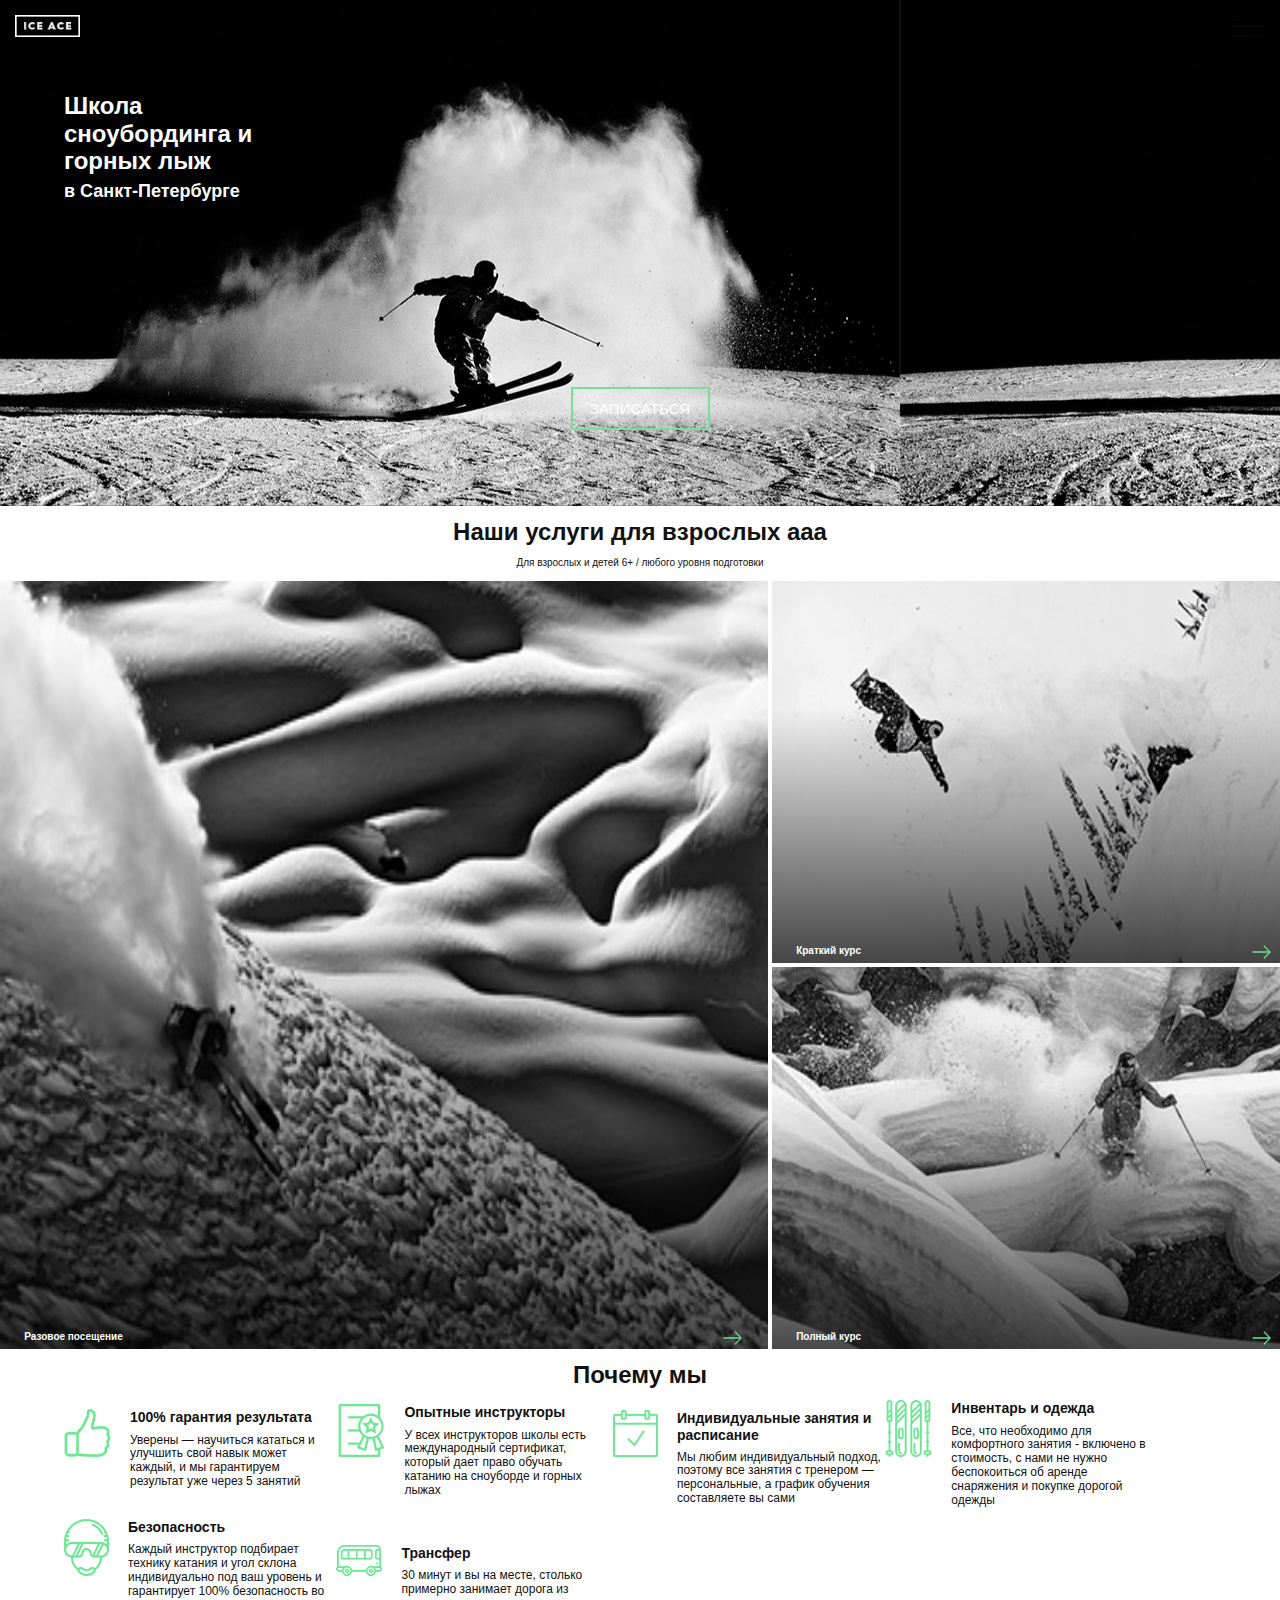
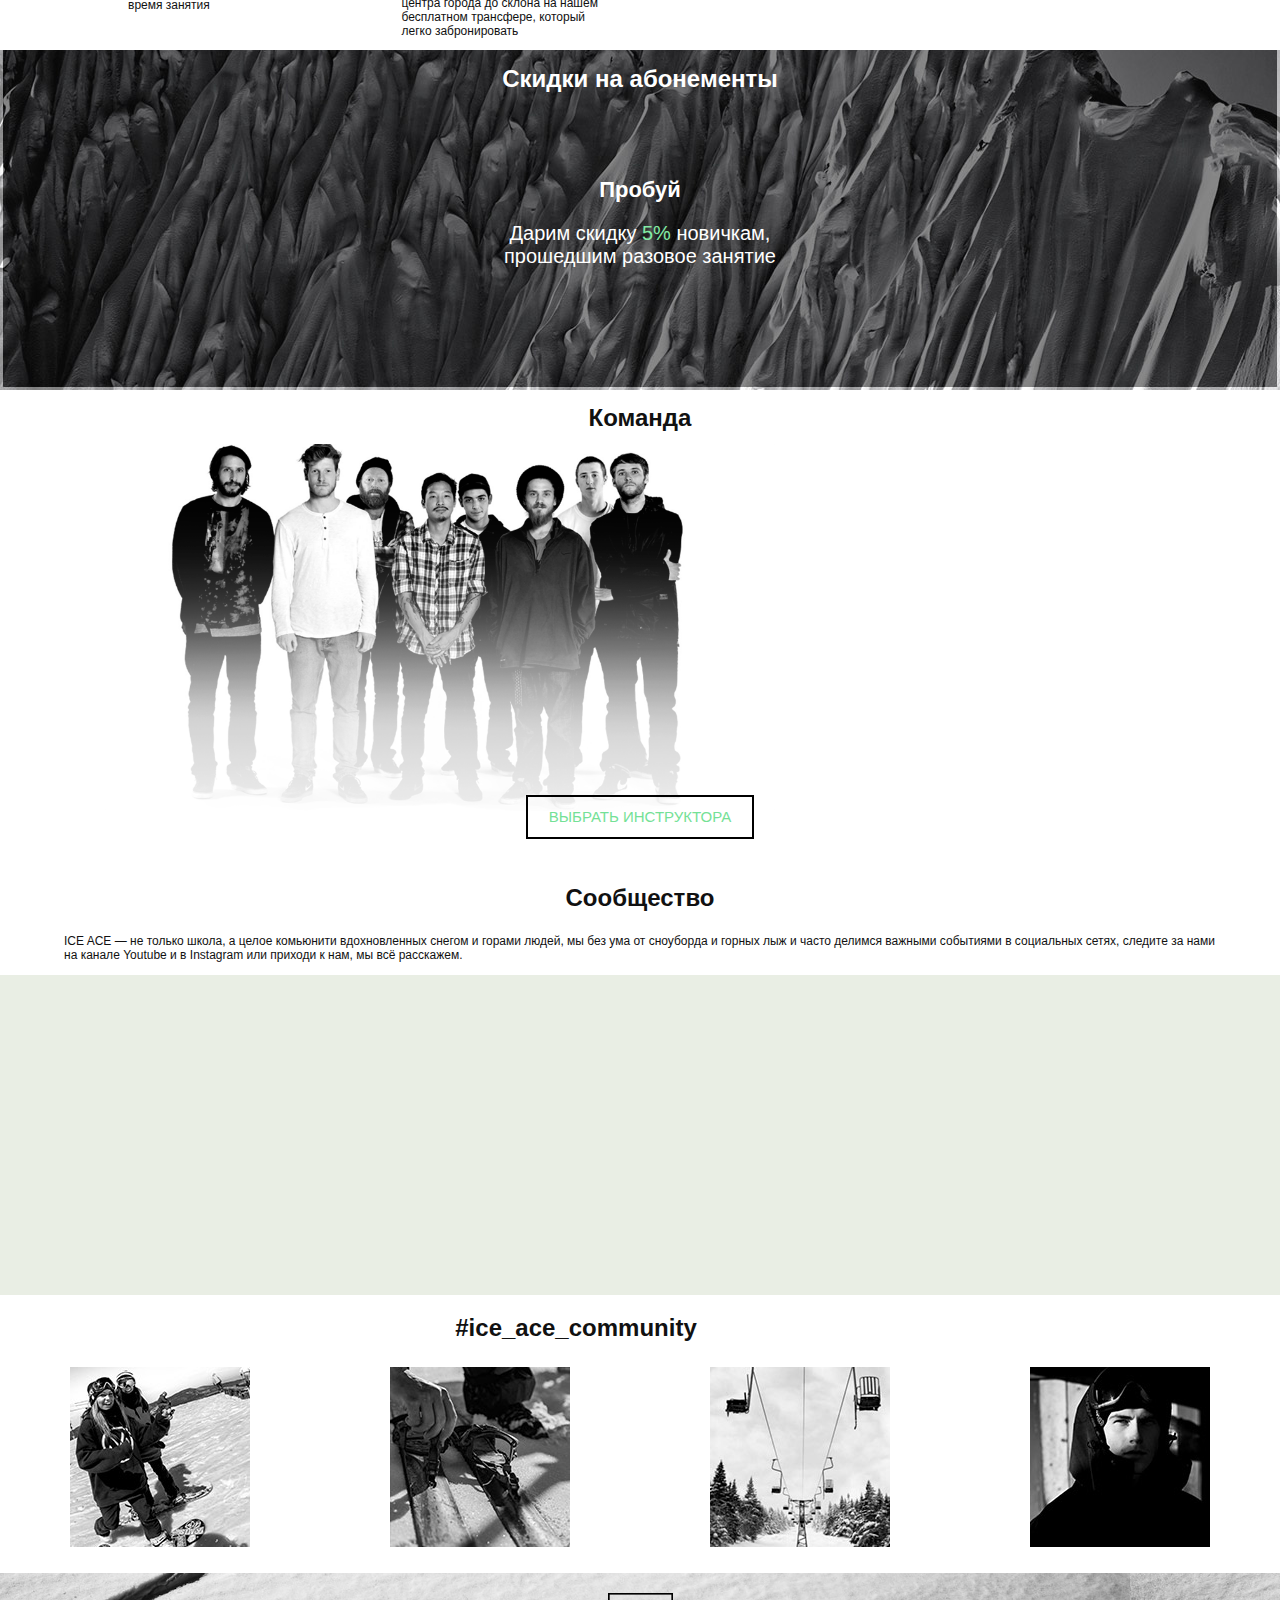
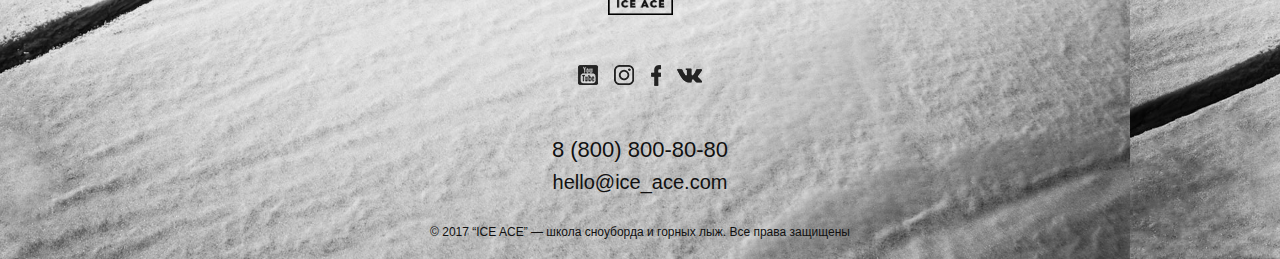
<file: index.html>
<!DOCTYPE html>
<html lang="ru">
<head>
  <meta charset="UTF-8">
  <meta name="viewport" content="width=device-width, initial-scale=1">
  <title>Ice_ace</title>
  <link rel="stylesheet" href="css/normalize.css">
  <link rel="stylesheet" href="css/style_temp.css">
</head>
<body>
  <div class="promo">
    <div class="promo__container">
      <h1>Школа сноубординга и горных лыж<br><span>в Санкт-Петербурге</span></h1>
    </div>
    <a href="#" class="btn btn--top-mobile">Записаться</a>
  </div>

  <header>
    <div class="header">
      <div class="logo logo--invert">
        <a href="#">
          <img src="images/logo.png" alt="logo" class='logo__img'>
        </a>
      </div>
      <div class="header-nav">
        <nav class="main-nav">
          <ul class="main-nav__list">
            <li><a href="schedule.html" class="main-nav__item">Расписание</a></li>
            <li><a href="instructors.html" class="main-nav__item">Инструкторы</a></li>
            <li><a href="#" class="main-nav__item">Стоимость</a></li>
            <li><a href="#" class="main-nav__item">Как добраться</a></li>
          </ul>
          <div class="logo-dMenu">
            <a href="#">
            <img src="images/logo-border-none.png" alt="logo">
          </a>
          </div>
          <ul class="social social-header">
            <li class="social__item">
              <a href="#" class="social__links-yt"></a>
            </li>
            <li class="social__item">
              <a href="#" class="social__links-in"></a>
            </li>
            <li class="social__item">
              <a href="#" class="social__links-fb"></a>
            </li>
            <li class="social__item">
              <a href="#" class="social__links-vk"></a>
            </li>
          </ul>

          <!-- TODO: Див вокруг ссылки не нужен -->
        <div class="header__contacts">
          <a href="tel:88007654749" class="phone-link">8 (800) 800-80-80</a>
          <a href="mailto:hello@ice_ace.com" class="mail-link">hello@ice_ace.com</a>
          <a href="#" class="btn btn--center">Записаться</a>
        </div>

        </nav>
      </div>
      <a href="#" class="main-nav__ico">
          <div class="nav-burger"></div>
      </a>
    </div>
  </header>

  <main>
    <section class="services">
      <!-- TODO:  services и container выполняют одну и ту же функцию. Выбери что то одно-->
        <h2 class="services__title">Наши услуги для взрослых ааа</h2>
        <h3 class="services__descr">Для взрослых и детей 6+ / любого уровня подготовки </h3>

        <div class="services-content">

          <article class="service__article service__article--float-left">
            <!-- TODO: Див вокруг картинки не нужен -->
            <div class="service__photo">
             <img src="images/service_img-1.jpg" alt="">
             <div class="service__photo--grad"></div>
             <div class="service__photo-links">
                <span class="services__subtitle">Разовое посещение</span>
                <a href="#" class='service_more'></a>
              </div>
            </div>

            <div class="service__info">
              <span class="services__subtitle">Разовое посещение</span>
              <p>Впервые здесь? Тогда эта возможность точно для вас. Приходите на разовое занятие
                и проникнетесь атмосферой школы, познакомитесь с инструкторами и узнаете
                о том, как проходит обучение. После занятия мы определим ваш уровень и прикинем план занятий</p>
              <div class="service__links">
                <span class="services__time">3 часа</span>
                <a href="#" class='service_more'></a>
              </div>
            </div>
          </article>

           <article class="service__article">
            <!-- TODO: Див вокруг картинки не нужен -->
            <div class="service__photo--course">
              <img src="images/service_img-2.jpg" alt="">
              <div class="service__photo--grad--course"></div>
              <div class="service__photo-links">
                 <span class="services__subtitle">Краткий курс</span>
                 <a href="#" class='service_more'></a>
               </div>
            </div>
            <div class="service__info--course">
              <span class="services__subtitle">Краткий курс</span>
              <p>Экспресс курс рассчитан на тех, кто хочет повысить свой уровень в короткий срок, узнать новые техники катания и получить лайфхаки “как кататься как чемпион” от опытных инструкторов, подходит как для новичков, так и более опытных</p>
              <div class="service__links">
                <span class="services__time">5 занятий</span>
                <a href="#" class='service_more'></a>
              </div>
            </div>
          </article>

          <article class="service__article">
            <div class="service__photo--course">
              <img src="images/service_img-3.jpg" alt="">
              <div class="service__photo--grad--course"></div>
              <div class="service__photo-links">
                 <span class="services__subtitle">Полный курс</span>
                 <a href="#" class='service_more'></a>
               </div>
            </div>
            <div class="service__info--course">
              <span class="services__subtitle">Полный курс</span>
              <p>Продвинутый курс для самых вдохновленных горными лыжами и сноубордом, здесь вы не только улучшите свою технику, но и получите много дополнительных обучающих материалов и видео-уроков от участников мировых чемпионатов, здесь вы узнаете все</p>
              <div class="service__links">
                <span class="services__time">10 занятий</span>
                <a href="#" class='service_more'><img src="images/right-arrow.png" alt="more"></a>
              </div>
            </div>
          </article>
        </div>
    </section>

    <section class="advantages">
        <h2 class="advantages__title">Почему мы</h2>

         <div class="advantages__list">

          <div class="advantages__item">
            <div class="advantages__ico ico-like"></div>

            <div class="advantages__descr">
              <span class="advantages__subtitle">100% гарантия результата</span>
              <p>Уверены — научиться кататься и улучшить свой навык может каждый, и мы гарантируем результат уже через 5 занятий</p>
            </div>
          </div>

          <div class="advantages__item">
            <div class="advantages__ico ico-certificate"></div>

            <div class="advantages__descr">
              <span class="advantages__subtitle">Опытные инструкторы</span>
              <p>У всех инструкторов школы есть международный сертификат, который дает право обучать катанию на сноуборде и горных лыжах</p>
            </div>
          </div>

          <div class="advantages__item">
            <div class="advantages__ico ico-today"></div>

            <div class="advantages__descr">
              <span class="advantages__subtitle">Индивидуальные занятия и расписание</span>
              <p>Мы любим индивидуальный подход, поэтому все занятия с тренером — персональные, а график обучения составляете вы сами</p>
            </div>
          </div>

          <div class="advantages__item">
            <div class="advantages__ico ico-ski"></div>
            <div class="advantages__descr">
              <span class="advantages__subtitle">Инвентарь и одежда</span>
              <p>Все, что необходимо для комфортного занятия - включено в стоимость, с нами не нужно беспокоиться об аренде снаряжения и покупке дорогой одежды</p>
            </div>
          </div>

          <div class="advantages__item">
            <div class="advantages__ico ico-helmet"></div>
            <div class="advantages__descr">
              <span class="advantages__subtitle">Безопасность</span>
              <p>Каждый инструктор подбирает технику катания и угол склона индивидуально под ваш уровень и гарантирует 100% безопасность во время занятия</p>
            </div>
          </div>

          <div class="advantages__item">
            <div class="advantages__ico ico-bus"></div>
            <div class="advantages__descr">
              <span class="advantages__subtitle">Трансфер</span>
              <p>30 минут и вы на месте, столько примерно занимает дорога из центра города до склона на нашем бесплатном трансфере, который легко забронировать</p>
            </div>
          </div>

        </div>
    </section>

    <section class="discount">
      <div class="discount__container">
        <h2 class="discount__title">Скидки на абонементы</h2>
          <ul class="discount__list">
            <li class="discount__item">
              <span class="discount__subtitle">Пробуй</span>
              <p class="discount__descr">Дарим скидку <span class="discount__descr--accent">5% </span>новичкам, прошедшим разовое занятие</p>
            </li>
            <li class="discount__item">
              <span class="discount__subtitle">Катайся вместе</span>
              <p class="discount__descr">Получи скидку <span class="discount__descr--accent">10%, </span> если друг записался по твоей рекомендации.</p>
            </li>
            <li class="discount__item">
              <span class="discount__subtitle">Учись всей семьей</span>
              <p class="discount__descr">Покупай абонемент для себя и получи скидку <span class="discount__descr--accent">15% </span> для ребенка</p>
            </li>
          </ul>
        <a href="#" class="btn-invert btn--center">Записаться</a>
        </div>
    </section>

    <section class="team">
      <div class="team-container">
        <h2 class="team__title">Команда</h2>
        <div class="team__content">
          <div class="team__photo">
              <img src="images/team.png" alt="team">
          </div>
          <p class="team__descr">Привет! Мы — команда инструкторов ICE ACE, с нами вы научитесь кататься как настоящие асы,
          потому что мы знаем, что такое выкладываться на склоне, бороться со стихией, добиваться высоких результатов и покорять самые сложные трассы. В наших рядах призеры мировых чемпионатов и они готовы поделиться своим ценным опытом, чтобы каждый урок стал вашей личной победой</p>
          <a href="#" class="btn btn--wide btn--center">Выбрать инструктора</a>
        </div>
      </div>
    </section>

    <section class="community">
        <h2 class="community__title">Сообщество</h2>
        <!-- нужен ли div? -->
        <!-- TODO: Нет, не нужен :))) -->
        <p class="community_descr">ICE ACЕ — не только школа, а целое комьюнити вдохновленных снегом и горами людей, мы без ума от сноуборда и горных лыж и часто делимся важными событиями в социальных сетях, следите за нами
        на канале Youtube и в Instagram или приходи к нам, мы всё расскажем.
        </p>
        <div id="mymap"></div>
    </section>

    <section class="galery">
        <h2 class="galery__title">#ice_ace_community</h2>
        <div class="galery__photos">
          <a href="#" class="galery__item"><img src="images/galery_1.jpg" alt="#ice_ace_community"></a>
          <a href="#" class="galery__item"><img src="images/galery_2.jpg" alt="#ice_ace_community"></a>
          <a href="#" class="galery__item"><img src="images/galery_3.jpg" alt="#ice_ace_community"></a>
          <a href="#" class="galery__item"><img src="images/galery_4.jpg" alt="#ice_ace_community"></a>
          <a href="#" class="galery__item"><img src="images/galery_5.jpg" alt="#ice_ace_community"></a>
          <a href="#" class="galery__item"><img src="images/galery_6.jpg" alt="#ice_ace_community"></a>
        </div>
    </section>
  </main>

  <footer>
    <div class="footer__container">
      <div class="footer__links">
        <div class="logo__footer">
          <a href="#"><img src="images/logo.png" alt="logo" class='logo_img'></a>
        </div>
        <ul class="social social-footer">
          <li class="social__item">
            <a href="#" class="social__links-yt"></a>
          </li>
          <li class="social__item">
            <a href="#" class="social__links-in"></a>
          </li>
          <li class="social__item">
            <a href="#" class="social__links-fb"></a>
          </li>
          <li class="social__item">
            <a href="#" class="social__links-vk"></a>
          </li>
        </ul>
        <div class="footer__contacts">
          <a href="tel:88007654749" class="phone-link">8 (800) 800-80-80</a>
          <a href="mailto:hello@ice_ace.com" class="mail-link">hello@ice_ace.com</a>
        </div>
      </div>
      <div class="copyrigth">
        <p>© 2017 “ICE ACE” — школа сноуборда и горных лыж. Все права защищены</p>
      </div>
      <div class="footer__nav">
      <nav class="main-nav">
        <ul>
          <li><a href="schedule.html" class="main-nav__item">Расписание</a></li>
          <li><a href="instructors.html" class="main-nav__item">Инструкторы</a></li>
          <li><a href="#" class="main-nav__item">Стоимость</a></li>
          <li><a href="#" class="main-nav__item">Как добраться</a></li>
        </ul>
      </nav>
      </div>
    </div>
  </footer>
  <script src="https://ajax.googleapis.com/ajax/libs/jquery/3.3.1/jquery.min.js"></script>
  <script src="scripts/script.js"></script>

  <script type="text/javascript" charset="utf-8" async src="https://api-maps.yandex.ru/services/constructor/1.0/js/?um=constructor%3Aeb310113fc45d7adccaa84660cc2589a5c98cc43665e610cfee6269b0d624c52&amp;width=100%25&amp;height=100%25&amp;lang=ru_RU&amp;scroll=true&amp;id=mymap"></script>
</body>
</html>
</file>
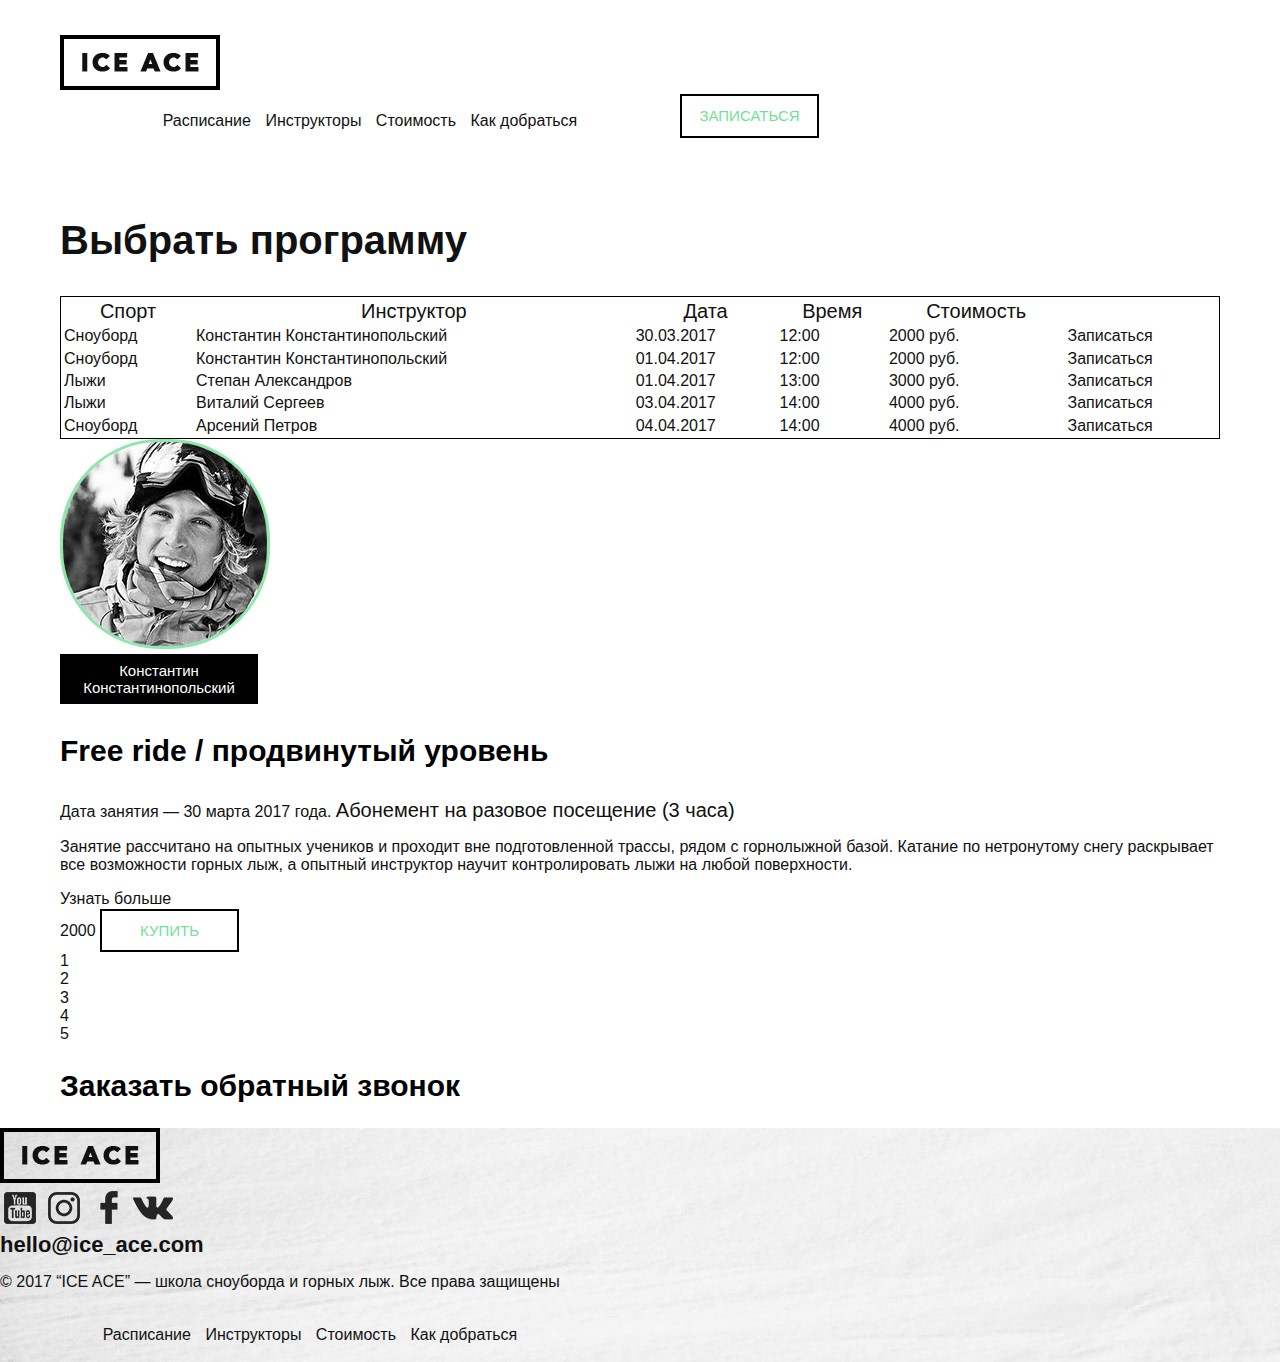
<file: schedule.html>
<!DOCTYPE html>
<html lang="ru">
<head>
  <meta charset="UTF-8">
  <title>Расписание</title>
    <link rel="stylesheet" href="css/normalize.css">
  <link rel="stylesheet" href="css/style.css">
</head>
<body>
  <header>
    <div class="header">  <!-- header__container?? -->
      <div class="logo">
        <a href="index.html">
          <img src="images/logo.png" alt="logo" class='logo_img'>
        </a>
      </div>

      <nav class="main-nav">
        <ul>
          <li><a href="schedule.html">Расписание</a></li>
          <li><a href="#">Инструкторы</a></li>
          <li><a href="#">Стоимость</a></li>
          <li><a href="#">Как добраться</a></li>
        </ul>
      </nav>
        <!-- TODO: Див вокруг ссылки не нужен -->
      <a href="tel:88007654749" class="phone-link">8 (800) 800-80-80</a>
      <a href="#" class="btn">Записаться</a>
    </div>
  </header>
  <main>
    <section class="program">
      <h2 class="program__title">Выбрать программу</h2>
      <table class="program__list">
        <thead>
          <tr>
            <th class="program__list-title">Спорт</th>
            <th class="program__list-title">Инструктор</th>
            <th class="program__list-title">Дата</th>
            <th class="program__list-title">Время</th>
            <th class="program__list-title">Стоимость</th>
            <th></th>
          </tr>
        </thead>
        <tbody>
          <tr>
            <td>Сноуборд</td>
            <td>Константин Константинопольский</td>
            <td>30.03.2017</td>
            <td>12:00</td>
            <td>2000 руб.</td>
            <td> <a href="#">Записаться</a></td>
          </tr>
          <tr>
            <td>Сноуборд</td>
            <td>Константин Константинопольский</td>
            <td>01.04.2017</td>
            <td>12:00</td>
            <td>2000 руб.</td>
            <td><a href="#">Записаться</a></td>
          </tr>
          <tr>
            <td>Лыжи</td>
            <td>Степан Александров</td>
            <td>01.04.2017</td>
            <td>13:00</td>
            <td>3000 руб.</td>
            <td><a href="#">Записаться</a></td>
          </tr>
          <tr>
            <td>Лыжи</td>
            <td>Виталий Сергеев</td>
            <td>03.04.2017</td>
            <td>14:00</td>
            <td>4000 руб.</td>
            <td><a href="#">Записаться</a></td>
          </tr>
          <tr>
            <td>Сноуборд</td>
            <td>Арсений Петров</td>
            <td>04.04.2017</td>
            <td>14:00</td>
            <td>4000 руб.</td>
            <td><a href="#">Записаться</a></td>
          </tr>
        </tbody>
      </table>
    </section>
      <section class="program-info">
        <div class="program-info__instructor">
          <figure class="program-info__photo">
            <img src="images/program-kons-konstantinopolsky.jpg" alt="">
            <figcaption class="program-info__name">Константин Константинопольский</figcaption>
          </figure>
        </div>
        <div class="program-info_description">
          <h3 class="program-info__title">Free ride / продвинутый уровень</h3>
          <span>Дата занятия — 30 марта 2017 года.</span>
          <span class="program-info__subtitle">Абонемент на разовое посещение (3 часа)</span>
          <p>Занятие рассчитано на опытных учеников и проходит вне подготовленной трассы, рядом с горнолыжной базой. Катание по нетронутому снегу раскрывает все возможности горных лыж, а опытный инструктор научит контролировать лыжи на любой поверхности.</p>
          <a href="#">Узнать больше</a>
        </div>
        <div class="program-info__price">
          <span class="price">2000</span>
          <a href="#" class="btn">Купить</a>
        </div>
      </div>
      <div class="pagination">
        <a href="#" class="pagination__arrow--prew"></a>
        <div class="pagination__number">1</div>
        <div class="pagination__number">2</div>
        <div class="pagination__number">3</div>
        <div class="pagination__number">4</div>
        <div class="pagination__number">5</div>
        <a href="#" class="pagination__arrow--next"></a>
      </div>
    </section>
    <section class="form-call">
      <h2 class="form-call__title">Заказать обратный звонок</h2>
      <form>
      </form>
    </section>
  </main>

   <footer>
    <div class="footer__container">
      <div class="footer__links">
        <div class="logo">
          <a href="#"><img src="images/logo.png" alt="logo" class='logo_img'></a>
        </div>
        <ul class="social">
          <li class="social__item"><a href="#" class="social__links-yt"></a></li>
          <li class="social__item"><a href="#" class="social__links-in"></a></li>
          <li class="social__item"><a href="#" class="social__links-fb"></a></li>
          <li class="social__item"><a href="#" class="social__links-vk"></a></li>
        </ul>
        <div class="footer__contacts">
          <a href="tel:88007654749" class="phone-link">8 (800) 800-80-80</a>
          <a href="mailto:hello@ice_ace.com" class="mail-link">hello@ice_ace.com</a>
        </div>
      </div>
      <div class="footer__nav">
        <p class="copyrigth">© 2017 “ICE ACE” — школа сноуборда и горных лыж. Все права защищены</p>
      <nav class="main-nav">
        <ul>
          <li><a href="#">Расписание</a></li>
          <li><a href="#">Инструкторы</a></li>
          <li><a href="#">Стоимость</a></li>
          <li><a href="#">Как добраться</a></li>
        </ul>
      </nav>
      </div>
    </div>
  </footer>
</body>
</html>
</file>
<file: css/style_temp.css>
@font-face {
  font-family: 'PT Sans', sans-serif;
  src:url(../fonts/PT_Sans-Web-Regular.ttf);
  font-style: normal;
  font-weight: 400;
}
@font-face {
  font-family: 'FuturaPT-Book', sans-serif;
  src:url(../fonts/FuturaPT-Book.ttf);
  font-style: normal;
  font-weight: 400;
}
@font-face {
  font-family: 'FuturaPT-Medium', sans-serif;
  src:url(../fonts/FuturaPT-Medium.woff);
  font-style: normal;
  font-weight: 500;
}
@font-face {
  font-family: 'FuturaPT-Demi', sans-serif;
  src:url(../fonts/FuturaPT-Demi.ttf);
  font-style: normal;
  font-weight: 600;
}
@font-face {
  font-family: 'FuturaPT-Heavy', sans-serif;
  src:url(../fonts/FuturaPT-Heavy.ttf);
  font-style: normal;
  font-weight: 700;
}

@font-face {
  font-family: 'FuturaPT-Bold', sans-serif;
  src:url(../fonts/FuturaPT-Bold.woff);
  font-style: normal;
  font-weight: 900;
}

body{
  font-family: 'PT Sans', sans-serif;
  font-style: normal;
  font-weight: 400;
  color: #111;
}

html{
  box-sizing: border-box;
}

a{
  text-decoration: none;
  color: #111;
}

ul{
 margin: 0;
 padding: 0;
}

.promo{
  background-color: #000;
  background-image: url(../images/promo_bg.jpg);
  background-size: cover;
  background-position: -380px bottom;
  padding-top: 76px;
  padding-bottom: 76px;
}

.promo__container{
  width: 90vw;
  margin-left: auto;
  margin-right: auto;
  display: flex;
  flex-direction: column;
}

.promo h1{
  width: 250px;
  font-size: 24px;
  color: #fff;
  font-family: FuturaPT-Bold, sans-serif;
  font-style: normal;
  font-weight: 700;
}

.promo h1 span{
  font-size: 18px;
  margin-top: 33px;
}

.header{
  position: absolute;
  /*position: static;*/
  top: 0;
  width: 100vw;
  display: flex;
  justify-content: space-between;
  margin: 0 auto;
}

.logo {
  position: relative;
  top: 15px;
  left: 15px;
  width: 65px;
  height: 22px;
  vertical-align: top;
}

.logo img {
  display: block;
  width: 100%;
  /*чтоб уменьшилась картинка вместе с уменьшением размера div*/
}

.logo--invert img {
  display: block;
  width: 100%;
  /*чтоб уменьшилась картинка вместе с уменьшением размера div*/
  filter: invert(1);
}

.logo-dMenu {
  display: block;
  position: absolute;
  top: 15px;
  left: 15px;
  width: 65px;
  height: 22px;
  vertical-align: top;
}

.logo-dMenu img{
  width: 100%;
}

.logo-dMenu--show{
  display: block;
}

.header-nav{
  display: none;
  position: absolute;
  top: 0px;
  padding-top: 71px;
  padding-bottom: 33px;
  width: 100vw;
  background-color: #fff;
  color: #000;
  text-align: center;
  z-index: 2;
}

.main-nav__ico{
  position: relative;
  user-select: none;
  right: 15px;
  top: 15px;
  z-index: 3;
}

.nav-burger{
  top: 15px;
  background-image: url(../images/burger.svg);
  background-size: 100%;
  right: 15px;
  width: 34px;
  height: 22px;
  user-select: none;
}

.nav-burger--invert{
  top: 15px;
  background-image: url(../images/burger.svg);
  background-size: 100%;
  right: 15px;
  width: 34px;
  height: 22px;
  user-select: none;
  filter: invert(1);
}


.nav-close{
  top: 15px;
  background-image: url(../images/close.svg);
  background-size: 100%;
  right: 15px;
  width: 22px;
  height: 22px;
  user-select: none;
}


.main-nav__list li{
  padding: 15px 0 15px 0;
  border-bottom: 1px solid #74e196
}

.main-nav__item{
  font-family: 'FuturaPT-Demi', sans-serif;;
  font-style: normal;
  font-weight: 600;
  font-size: 15px;
  text-transform: uppercase;
  margin: 0 10px;
}

.social-header{
  margin: 20px auto 33px auto;
}

.header__contacts{
  display: flex;
  flex-direction: column;
}

.header__contacts .mail-link{
  margin-top: 15px;
  margin-bottom: 38px;
}

@media(min-width:1280px){
  .main-nav__list{
    display: block;
  }
  .main-nav__burger{
    display: none;
  }
}

.btn--float-right{
  display: none;
}

.btn{
  display: block;
  text-decoration: none;
  padding: 11px 0px;
  width: 135px;
  color: #74e196;
  text-align: center;
  border: 2px solid #000 ;
  font-family: FuturaPT-Heavy, sans-serif;
  font-size: 15px;
  text-transform: uppercase;
}

.btn--top-mobile{
  /*display: block;*/
  margin: 0 auto;
  color: #fff;
  text-align: center;
  border: 2px solid #74e196;
  margin-top: 168px;
}

.btn--center{
  margin: 0 auto 0 auto;
}

.btn--header{
  margin: 0 auto 0 auto;
}

.btn--wide{
  width: 224px;
}

[class*="title"]{
  text-align: center;
}
[class*="subtitle"]{
  text-align: center;
}

.services{
  width: 90vw;
  display: flex;
  flex-direction: column;
  margin: 0 auto;
}

.services__title{
  font-family: 'FuturaPT-Heavy', sans-serif;;
  font-style: normal;
  font-weight: 700;
  font-size: 24px;
  margin: 12px 0 12px 0;
}

.services__descr{
  margin: 0 0 12px 0;
  font-family: 'FuturaPT-Medium', sans-serif;;
  font-style: normal;
  font-weight: 500;
  font-size: 10px;
  text-align: center;
}
.services__subtitle {
  font-family: 'FuturaPT-Demi', sans-serif;;
  font-style: normal;
  font-weight: 600;
  font-size: 10px;
  text-align: left;
}

.services-content{
  width: 100vw;
  margin: 0 -5vw;
}

.service__article--float-left{
  width: 60vw;
  float: left;
  margin-right: 0.3vw;
}

.service__article{
  display: flex;
}

.service__article:last-child{
  margin-top: 0.3vw;
}

.service__photo{
  position: relative;
  width: 60vw;
  height: 60vw;
  float: left;
}
.service__photo img{
  width: 100%;
  height: 100%;
}

.service__photo--grad{
  position: absolute;
  top: 0;
  width: 100%;
  height: 58%;
  margin-top: 42%;
  background: linear-gradient(0deg, rgba(0, 0, 0, .7), rgba(0, 0, 0, .00));
}
.service__photo--grad--course{
  position: absolute;
  top: 0;
  width: 100%;
  height: 20vw;
  margin-top: 9.85vw;
  background: linear-gradient(0deg, rgba(0, 0, 0, .7), rgba(0, 0, 0, .00));

}
.service__photo-links{
  position: absolute;
  display: flex;
  width: 93.5%;
  margin-top: -22px;
  margin-left: 1.9vw;
  margin-right: 4.6vw;
  color: #fff;
  font-size: 14px;
  justify-content: space-between;
}

.service_more{
  background-image: url(../images/right-arrow.png);
  background-size: 100%;
  background-repeat: no-repeat;
  width: 19px;
  height: 14px;
}

.service__photo--course{
  position: relative;
  width: 39.7vw;
  height: 29.85vw;
}

.service__photo--course img{
  width: 100%;
  height: 100%;
}

.service__info--course{
  display: none;
}

.service__info{
  display: none;
  flex-direction: column;
  height: 244px;
}

.services p{
  display: none;
  font-size: 15px;
  max-height: 160px;
  overflow: hidden;
}

.service__links{
  display: none;
  margin-top:auto;
}

.services__time{
  display: none;
  float: left;
}

.advantages{
  width: 90vw;
  display: flex;
  flex-direction: column;
  margin: 0 auto;
}

.advantages__title{
  font-family: 'FuturaPT-Heavy', sans-serif;;
  font-style: normal;
  font-weight: 700;
  font-size: 24px;
  margin: 12px 0 12px 0;
}

.advantages__subtitle {
  font-family: 'FuturaPT-Demi', sans-serif;;
  font-style: normal;
  font-weight: 600;
  font-size: 14px;
  text-align: left;
}

.advantages__ico{
  width: 67px;
  display: flex;
  align-items: ;
}
.advantages__ico img{
  margin-left: auto;
}

.advantages__descr{
  display: flex;
  flex-direction: column;
  margin-left: 19px;
  width: 204px;
}

.advantages__descr p{
  margin-top: 8px;
  font-size:12px ;
}
.advantages__item{
  display: inline-flex;
  position: relative;
}

.advantages__ico {
    background-image: url(../images/spritesheet.png);
    background-repeat: no-repeat;
    display: block;
}

.ico-bus {
    width: 46px;
    height: 31px;
    background-position: -5px -5px;
}

.ico-bus-lg {
    width: 80px;
    height: 55px;
    background-position: -61px -5px;
}

.ico-certificate {
    width: 47px;
    height: 53px;
    background-position: -151px -5px;
}

.ico-certificate-lg {
    width: 53px;
    height: 61px;
    background-position: -208px -5px;
}

.ico-helmet {
    width: 45px;
    height: 57px;
    background-position: -319px -5px;
}

.ico-helmet-lg {
    width: 58px;
    height: 71px;
    background-position: -374px -5px;
}

.ico-like {
    width: 47px;
    height: 48px;
    background-position: -514px -5px;
}

.ico-like-lg {
    width: 60px;
    height: 61px;
    background-position: -571px -5px;
}

.ico-ski {
    width: 47px;
    height: 57px;
    background-position: -641px -5px;
}

.ico-ski-lg {
    width: 61px;
    height: 75px;
    background-position: -698px -5px;
}

.ico-today {
    width: 45px;
    height: 47px;
    background-position: -769px -5px;
}

.ico-today-lg {
    width: 58px;
    height: 61px;
    background-position: -824px -5px;
}

.discount{
  background-image: url(../images/discount_bg.jpg);
  background-size: cover;
  background-position: center bottom;
  padding-top: 15px;
  padding-bottom: 56px;
  color: #fff;
}
.discount__container{
  width: 290px;
  /*width: 90vw;*/
  margin-left: auto;
  margin-right: auto;
  display: flex;
  flex-direction: column;
  overflow: hidden;
}
.discount__title{
  font-family: 'FuturaPT-Heavy', sans-serif;;
  font-style: normal;
  font-weight: 700;
  font-size: 24px;
  margin: 0px 0px 84px 0px;
  color: #fff;
}
.discount__subtitle{
  font-family: 'FuturaPT-Demi', sans-serif;;
  font-style: normal;
  font-weight: 600;
  font-size: 22px;
  color: #fff;
}

.discount__list{
  margin-bottom: 46px;
  display: flex;
  justify-content:space-around;
  flex-wrap: wrap;
  font-size: 20px;
  font-family: 'FuturaPT-Book', sans-serif;
  font-weight: 400;
}

.discount__descr--accent{
  color: #83eba5;
}

.discount__list li{
  display: none;
}
.discount__list li:first-child{
  display: block;
}

.discount__item{
  display: inline-flex;
  flex-direction: column;
  width: 70vw;
  text-align: center;
}

.btn-invert{
  display: none;
}

.team{
  width: 100vw;
  overflow: hidden;
}

.team-container{
  width: 90vw;
  margin-left: auto;
  margin-right: auto;
  display: flex;
  flex-direction: column;
}

.team__title{
  margin: 14px 0 12px 0;
}

.team__photo{
  text-align: center;
}

.team__photo img{
  position: relative;
  left: -200px;
  width: 670px;
  height: 377px;
}

.team__descr{
  display: none;
}

.team__content .btn{
  position: relative;
  margin-top: -30px;
}

.community{
  width: 90vw;
  margin-left: auto;
  margin-right: auto;
  display: flex;
  flex-direction: column;
}

.community__title{
  font-family: 'FuturaPT-Heavy', sans-serif;;
  font-style: normal;
  font-weight: 700;
  font-size: 24px;
  margin: 45px 0 24px 0;
}

.community_descr{
  margin-top: 0;
  font-size: 12px;
}

#mymap{
  width: 100vw;
  margin-left: -5vw;
  height: 320px;
  background-color: #e9eee4;
}

.galery{
  width: 100vw;
  display: flex;
  flex-direction:column;
  /*overflow: hidden;*/
}

.galery__title{
  margin: 19px auto 26px auto;
  font-family: 'FuturaPT-Heavy', sans-serif;
  font-style: normal;
  font-weight: 700;
  font-size: 24px;
}
.galery__photos{
  display: flex;
  width: 100vw;
  flex-wrap: wrap;
  justify-content: space-between;
}


.galery__item{
  overflow: hidden;
  margin-bottom: 0.3vw;
}

.galery__item:nth-child(3n){
  display: none;
}

.galery__item:nth-child(4n+1){
  width: 56vw;
  height:56vw;
  max-width: 180px;
  max-height: 180px;
}

.galery__item:nth-child(2n){
  width: 43.7vw;
  max-width: 180px;
  height: 56vw;
  max-height: 180px;
}

.galery__item img{
  /*width: 100%;*/
  height: 100%;
}

@media(min-width: 362px){
  .galery{
    width: 90vw;
    display: flex;
    flex-direction:column;
    /*overflow: hidden;*/
  }
  .galery__item{
    overflow: hidden;
    margin-bottom: 2vw;
  }
  .galery__photos{
    /*width: 90vw;*/
    justify-content: space-around;
  }
  .galery__item:nth-child(2n){
    width: 180px;
    height: 180px;
  }
}
/*instructors*/

footer{
  background-image: url(../images/footer_bg.jpg);
  background-size: cover;
  background-position: -150px bottom;
  padding-top: 20px;
  padding-bottom: 8px;
}

.footer__container{
  width: 90vw;
  display: flex;
  flex-direction:column;
  margin: 0 auto;
}

.logo__footer{
  margin: 0 auto;
  width: 65px;
  height: 22px;
  text-align: center;
}

.logo__footer img{
  width: 65px;
  height: 22px;
}

.social {
  padding-left:0px;
  width: 140px;
  display: flex;
  justify-content: space-around;
  text-align: center;
}

.social-footer{
  margin: 50px auto 47px auto;
}

.social__item{
  display: inline-block;
}

[class*=social__link]{
  background-image: url(../images/spritesheet.png);
  background-repeat: no-repeat;
  display: inline-block;
}

.social__links-fb {
    width: 10px;
    height: 21px;
    background-position: -271px -5px;
}

.social__links-fb--lg {
    width: 18px;
    height: 33px;
    background-position: -291px -5px;
}
.social__links-in {
    width: 20px;
    height: 20px;
    background-position: -442px -5px;
}

.social__links-in--lg {
    width: 32px;
    height: 32px;
    background-position: -472px -5px;
}
.social__links-vk {
    width: 25px;
    height: 20px;
    background-position: -892px -2px;
}

.social__links-vk--lg {
    width: 40px;
    height: 24px;
    background-position: -927px -5px;
}

.social__links-yt{
    width: 20px;
    height: 20px;
    background-position: -977px -5px;
}

.social__links-yt--lg {
    width: 32px;
    height: 32px;
    background-position: -1007px -5px;
}

.footer__nav{
  display: none;
}

.footer__contacts{
  display: flex;
  flex-direction: column;
  text-align: center;
}

.phone-link{
  font-family: 'FuturaPT-Demi', sans-serif;
  font-style: normal;
  font-size: 22px;
}

.mail-link{
  font-family: 'FuturaPT-Demi', sans-serif;
  font-style: normal;
  font-size: 20px;
  margin: 8px 0 20px 0;
}

.copyrigth{
  font-family: 'FuturaPT-Demi', sans-serif;
  font-style: normal;
  font-size: 12px;
  text-align: center;
}

.instructors__title{
  margin-top: 67px;
}

.instructors{
  width: 100vw;
  display: inline-flex;
  flex-direction: column;
}

.instructor__list-name{
  position: relative;
}

.instructor__list-name{
  position: absolute;
  margin-top: -56px;
  margin-left: 18px;
  font-family: 'FuturaPT-Medium', sans-serif;
  color: #fff;
}

.instructor__list-photo{
  position: relative;
  width: 230px;
  height: 232px;
}

.instructor__list-photo img{
  width: 100%;
  height: 100%;
}
.instructor__list--hover{
  position: absolute;
  top: 0;
  background-color: rgba(0,0,0,0.3);
  width: 100%;
  height: 100%;
}

.instructors__search{
  display: flex;
  justify-content: space-between;
  align-items: center;
  width: 90vw;
  margin: 0 auto 0 auto;
  padding: 9px;
  border: 1px solid #000;
  box-sizing: border-box;
}

.instructors__search input{
  width: 80vw;
}

.instructors__search input::placeholder{
  font-family: 'PT Sans', sans-serif;
  font-size: 12px;
}

.instructors__search button{
  border: none;
  /*background-color: #4CAF50;*/
  background-image: url(../images/search.svg);
  background-repeat: no-repeat;
  background-size: 100%;
  width: 17px;
  height: 17px;
  right: 6px;
}

.instructor-card{
  width: 90vw;
  margin: 7px auto 0 auto;
}
</file>
<file: css/style.css>
@font-face {
  font-family: 'PT Sans', sans-serif;;
  src:url(../fonts/PT_Sans-Web-Regular.ttf);
  font-style: normal;
  font-weight: 400;
}
@font-face {
  font-family: 'FuturaPT-Book', sans-serif;
  src:url(../fonts/FuturaPT-Book.ttf);
  font-style: normal;
  font-weight: 400;
}
@font-face {
  font-family: 'FuturaPT-Medium', sans-serif;
  src:url(../fonts/FuturaPT-Medium.woff);
  font-style: normal;
  font-weight: 500;
}
@font-face {
  font-family: 'FuturaPT-Demi', sans-serif;
  src:url(../fonts/FuturaPT-Demi.ttf);
  font-style: normal;
  font-weight: 600;
}
@font-face {
  font-family: 'FuturaPT-Heavy', sans-serif;
  src:url(../fonts/FuturaPT-Heavy.ttf);
  font-style: normal;
  font-weight: 700;
}

@font-face {
  font-family: 'FuturaPT-Bold', sans-serif;
  src:url(../fonts/FuturaPT-Bold.woff);
  font-style: normal;
  font-weight: 900;
}

body{
  font-family: 'PT Sans', sans-serif;
  font-style: normal;
  font-weight: 400;
  color: #111;
}

html{
  box-sizing: border-box;
}

a{
  text-decoration: none;
  color: #111;
}

ul{
 margin: 0;
 padding: 0;
}

.promo{
  background-color: #000;
  background-image: url(../images/promo_bg.jpg);
  background-size: cover;
  background-position: center bottom;
  padding-top: 76px;
  padding-bottom: 330px;
}

.promo__container{
  width: 1160px;
  margin-left: auto;
  margin-right: auto;
  display: flex;
  flex-direction: column;
}

.promo h1{
  width: 550px;
  font-size: 50px;
  color: #fff;
  font-family: FuturaPT-Bold, sans-serif;
  font-style: normal;
  font-weight: 700;
}

.promo h1 span{
  font-size: 38px;
  margin-top: 33px;
}

.header {
  width: 1160px;
  margin-left: auto;
  margin-right: auto;
  padding: 35px 0;
}

.header:after{
  content:'';
  display: block;
  clear: both;
}
.services:after{
  content:'';
  display: block;
  clear: both;
}

.advantages:after{
  content:'';
  display: block;
  clear: both;
}
.discount:after{
  content:'';
  display: block;
  clear: both;
}
.team:after{
  content:'';
  display: block;
  clear: both;
}
.community:after{
  content:'';
  display: block;
  clear: both;
}
.galery:after{
  content:'';
  display: block;
  clear: both;
}
.footer__container:after{
  content:'';
  display: block;
  clear: both;
}
c
.main-nav{
  display: none;
}
.phone-link{
  display: none;
}


.main-nav{
  display: block;
  float: left;
  width: 620px;
  text-align: center;
  padding: 18px 0;
}

.main-nav__item{
  font-family: 'FuturaPT-Demi', sans-serif;;
  font-style: normal;
  font-weight: 600;
  font-size: 15px;
  text-transform: uppercase;
  margin: 0 10px;
}

.header__contacts{
  float: right;
  width: 380px;
}
.header__contacts:after{
 content: '';
 display: inline-block;
}

.main-nav li{
  display: inline-block;
  margin: 0 5px;
}

.contacl-link{
  float: left;
  font-family: 'FuturaPT-Demi', sans-serif;;
  font-size: 22px;
  padding: 15px 0;
}

.btn--float-right{
  float: right;
  margin: 6px 0;
}

.btn{
  display: inline-block;
  text-decoration: none;
  padding: 11px 0px;
  width: 135px;
  color: #74e196;
  text-align: center;
  border: 2px solid #000 ;
  font-family: FuturaPT-Heavy, sans-serif;
  font-size: 15px;
  text-transform: uppercase;
}

.btn-invert{
  display: inline-block;
  text-decoration: none;
  padding: 11px 0px;
  width: 135px;
  color: #74e196;
  text-align: center;
  border: 2px #fff solid;
  font-family: FuturaPT-Heavy, sans-serif;
  font-size: 15px;
  text-transform: uppercase;
}
}

[class*="title"]{
  text-align: center;
}
[class*="subtitle"]{
  text-align: center;
}
.services{
  width: 1160px;
  margin-left: auto;
  margin-right: auto;
  display: flex;
  flex-direction: column;
  padding-top: 37px;
}

.services__title{
  font-family: 'FuturaPT-Heavy', sans-serif;;
  font-style: normal;
  font-weight: 700;
  font-size: 40px;
  margin: 0 0 41px 0;
}

.services__descr{
  margin: 0 0 40px 0;
  font-family: 'FuturaPT-Medium', sans-serif;;
  font-style: normal;
  font-weight: 500;
  font-size: 20px;
  text-align: center;
}
.services__subtitle {
  font-family: 'FuturaPT-Demi', sans-serif;;
  font-style: normal;
  font-weight: 600;
  font-size: 20px;
  text-align: left;
}
.services__time {
  font-family: 'FuturaPT-Demi', sans-serif;;
  font-style: normal;
  font-weight: 600;
  font-size: 20px;
}
.service__article{
  width: 360px;
  float: left;
  margin-right: 40px;
}

.service__article--course{
  display: flex;
}

.service__article--course:last-child{
  margin-top: 40px;
}

.service__photo{
  margin-bottom: 40px;
}

.service__info--course{
  margin-left: 40px;
  width: 360px;
  display: flex;
  flex-direction: column;
}

.service__info{
  display: flex;
  flex-direction: column;
  height: 244px;
}

.services p{
  font-size: 15px;
  max-height: 160px;
  overflow: hidden;
}

.service__links{
  margin-top:auto;
}

.services__time{
  float: left;
}
.service_more{
  float: right;
}

.advantages{
  width: 1160px;
  margin-left: auto;
  margin-right: auto;
}

.advantages__title{
  font-family: 'FuturaPT-Heavy', sans-serif;;
  font-style: normal;
  font-weight: 700;
  font-size: 40px;
  margin: 73px 0 13px 0;
}
.advantages__subtitle{
  font-family: 'FuturaPT-Demi', sans-serif;;
  font-style: normal;
  font-weight: 600;
  font-size: 20px;
}

.advantages__list{
  padding-left:0px;
  display: flex;
  justify-content:space-between;
  flex-wrap: wrap;
}

.advantages__list img{
  margin: 28px auto 32px auto;
}

.advantages__item{
  display: inline-flex;
  flex-direction: column;
  width: 360px;
  text-align: center;
}

.discount{
  background-image: url(../images/discount_bg.jpg);
  background-size: cover;
  background-position: center bottom;
  padding-top: 44px;
  padding-bottom: 51px;
  color: #fff;
}
.discount__container{
  width: 1160px;
  margin-left: auto;
  margin-right: auto;
  display: flex;
  flex-direction: column;
}
.discount__title{
  font-family: 'FuturaPT-Heavy', sans-serif;;
  font-style: normal;
  font-weight: 700;
  font-size: 40px;
  margin: 0px 0px 41px 0px;
  color: #fff;
}
.discount__subtitle{
  font-family: 'FuturaPT-Demi', sans-serif;;
  font-style: normal;
  font-weight: 600;
  font-size: 20px;
  color: #fff;
}

.discount__list{
  margin-bottom: 46px;
  display: flex;
  justify-content:space-around;
  flex-wrap: wrap;
}

.discount__item{
  display: inline-flex;
  flex-direction: column;
  width: 250px;
  text-align: center;
}

.discount__descr--accent{
  color: #83eba5;
}
.btn--center{
  margin: 0 auto 0 auto;
}

.btn--wide{
  width: 244px;
}

.team{
  width: 1160px;
  margin-left: auto;
  margin-right: auto;
  display: flex;
  flex-direction: column;
}
.team__content{
  margin-left: auto;
  margin-right: auto;
  display: flex;
  flex-direction: column;
}

.team__content img{
  margin: 0 auto 0 auto;
}
.team__descr{
  margin: -152px auto 40px auto;
}

.team__title{
  font-family: 'FuturaPT-Heavy', sans-serif;;
  font-style: normal;
  font-weight: 700;
  font-size: 40px;
  margin: 74px 0 41px 0;
}

.team__descr{
  width: 800px;
  /*text-align: center;*/
}

.community{
  width: 1160px;
  margin-left: auto;
  margin-right: auto;
  display: flex;
  flex-direction: column;
}

.community__title{
  font-family: 'FuturaPT-Heavy', sans-serif;;
  font-style: normal;
  font-weight: 700;
  font-size: 40px;
  margin: 81px 0 41px 0;
}

.community_descr{
  width: 850px;
  margin: 0 auto 41px auto;
  text-align: center;
}

.galery{
  width: 1160px;
  margin: 110px auto 84px auto;
  display: flex;
  flex-direction: column;
}

.galery__title{
  font-family: 'FuturaPT-Heavy', sans-serif;;
  font-style: normal;
  font-weight: 700;
  font-size: 40px;
}
.galery__photos{
  display: flex;
  justify-content: space-between;
}

footer{
  background-image: url(../images/footer_bg.jpg);
}
.social {
  padding-left:0px;
}
.social__item{
  display: inline-block;
}

[class*=social__link]{
  background-image: url(../images/soc_ico.png);
  background-repeat: no-repeat;
  display: inline-block;
}

.social__links-fb {
  width: 40px;
  height: 40px;
  background-position: -5px -5px;
}

.social__links-in {
  width: 40px;
  height: 40px;
  background-position: -55px -5px;
}

.social__links-vk {
  width: 40px;
  height: 40px;
  background-position: -5px -55px;
}

.social__links-yt {
  width: 40px;
  height: 40px;
  background-position: -55px -55px;
}
.mail-link{
  font-family: 'FuturaPT-Demi', sans-serif;;
  font-style: normal;
  font-weight: 600;
  font-size: 22px;
}
/*instructors.html*/
.instructors{
  width: 1160px;
  margin-left: auto;
  margin-right: auto;
}

.instructors__title{
  font-family: 'FuturaPT-Heavy', sans-serif;;
  font-style: normal;
  font-weight: 700;
  font-size: 40px;
}
figure{
  margin:0px;
}
.instructor__list-photo img{
   width: 230px;
  height: 232px;
}
.instructor__list-photo{
  display: inline-block;
/*  float: left;*/
}

.instructor__list-photo--active{
  display: inline-block;
/*  float: left;*/
}

.instructor__list-name{
  font-family: 'FuturaPT-Medium', sans-serif;
  font-style: normal;
  font-weight: 500;
  font-size: 20px;
  color: #000;
  line-height: 23px;
}

.review{
  background-image: url(../images/Snowboard-Wallpaper-Nicolas-Muller-Laax-1920x1080.jpg);
  width: 1040px;
  height: 225px;
}

.program {
  width: 1160px;
  margin: 0px auto 0px auto;
}
.program__list{
  width: 1160px;
  border: 1px solid #000;
}

.program__title{
  font-family: 'FuturaPT-Heavy', sans-serif;;
  font-style: normal;
  font-weight: 700;
  font-size: 40px;
}
.program__list-title {
  font-family: 'FuturaPT-Medium', sans-serif;;
  font-style: normal;
  font-weight: 500;
  font-size: 20px;
}

.program-info {
  width: 1160px;
  margin: 0px auto 0px auto;
}
.program-info__title {
  font-family: 'FuturaPT-Demi', sans-serif;;
  font-style: normal;
  font-weight: 600;
  font-size: 30px;
  color: #000;
}

.program-info__subtitle{
  font-family: 'FuturaPT-Medium', sans-serif;;
  font-style: normal;
  font-weight: 500;
  font-size: 20px;
}

.program-info__photo img{
  border: 3px solid #8de8ab;
  border-radius: 100px;
}

.program-info__name{
  padding: 8px 19px;
  width: 160px;
  background-color: #000;
  color: #fff;
  font-family: 'FuturaPT-Book', sans-serif;
  font-style: normal;
  font-weight: 400;
  font-size: 15px;
  text-align: center;
}

.form-call {
  width: 1160px;
  margin: 0px auto 0px auto;
}
.form-call__title {
  font-family: 'FuturaPT-Demi', sans-serif;;
  font-style: normal;
  font-weight: 600;
  font-size: 30px;
  color: #000;
}
</file>
